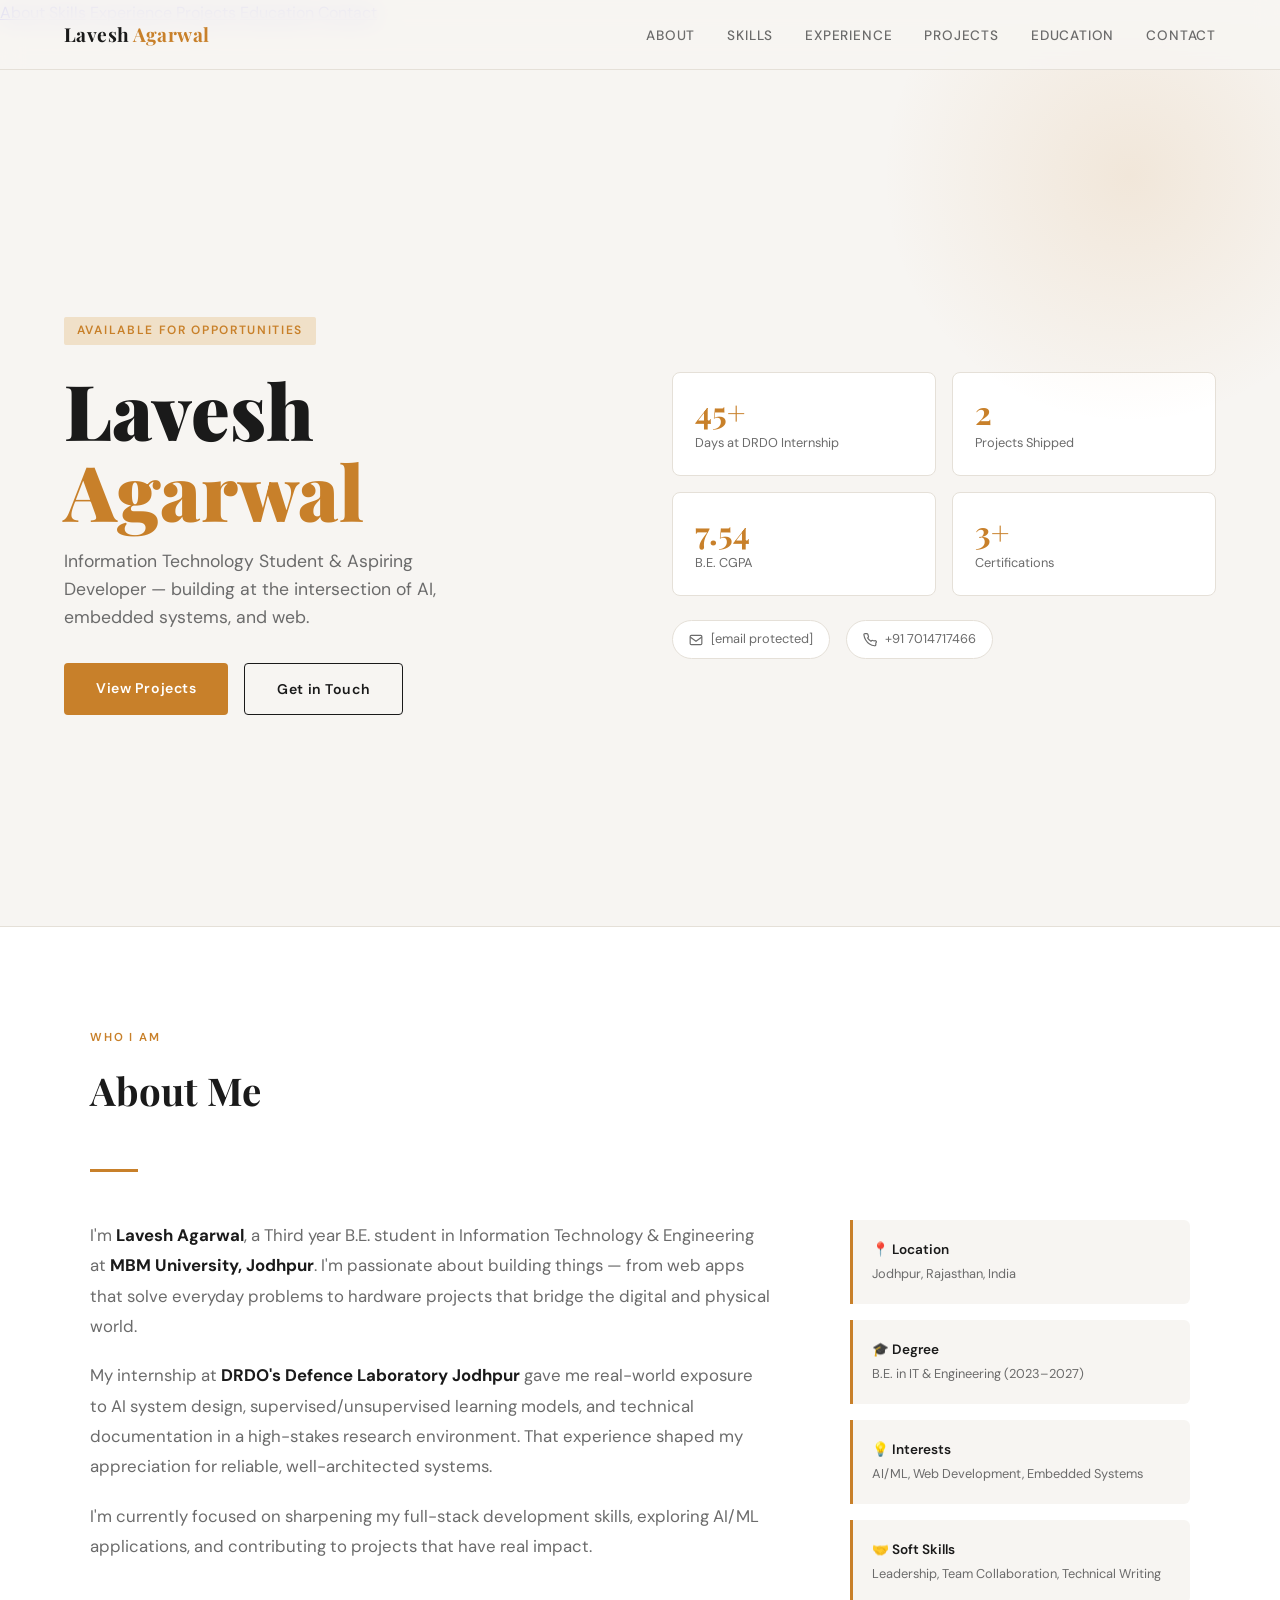
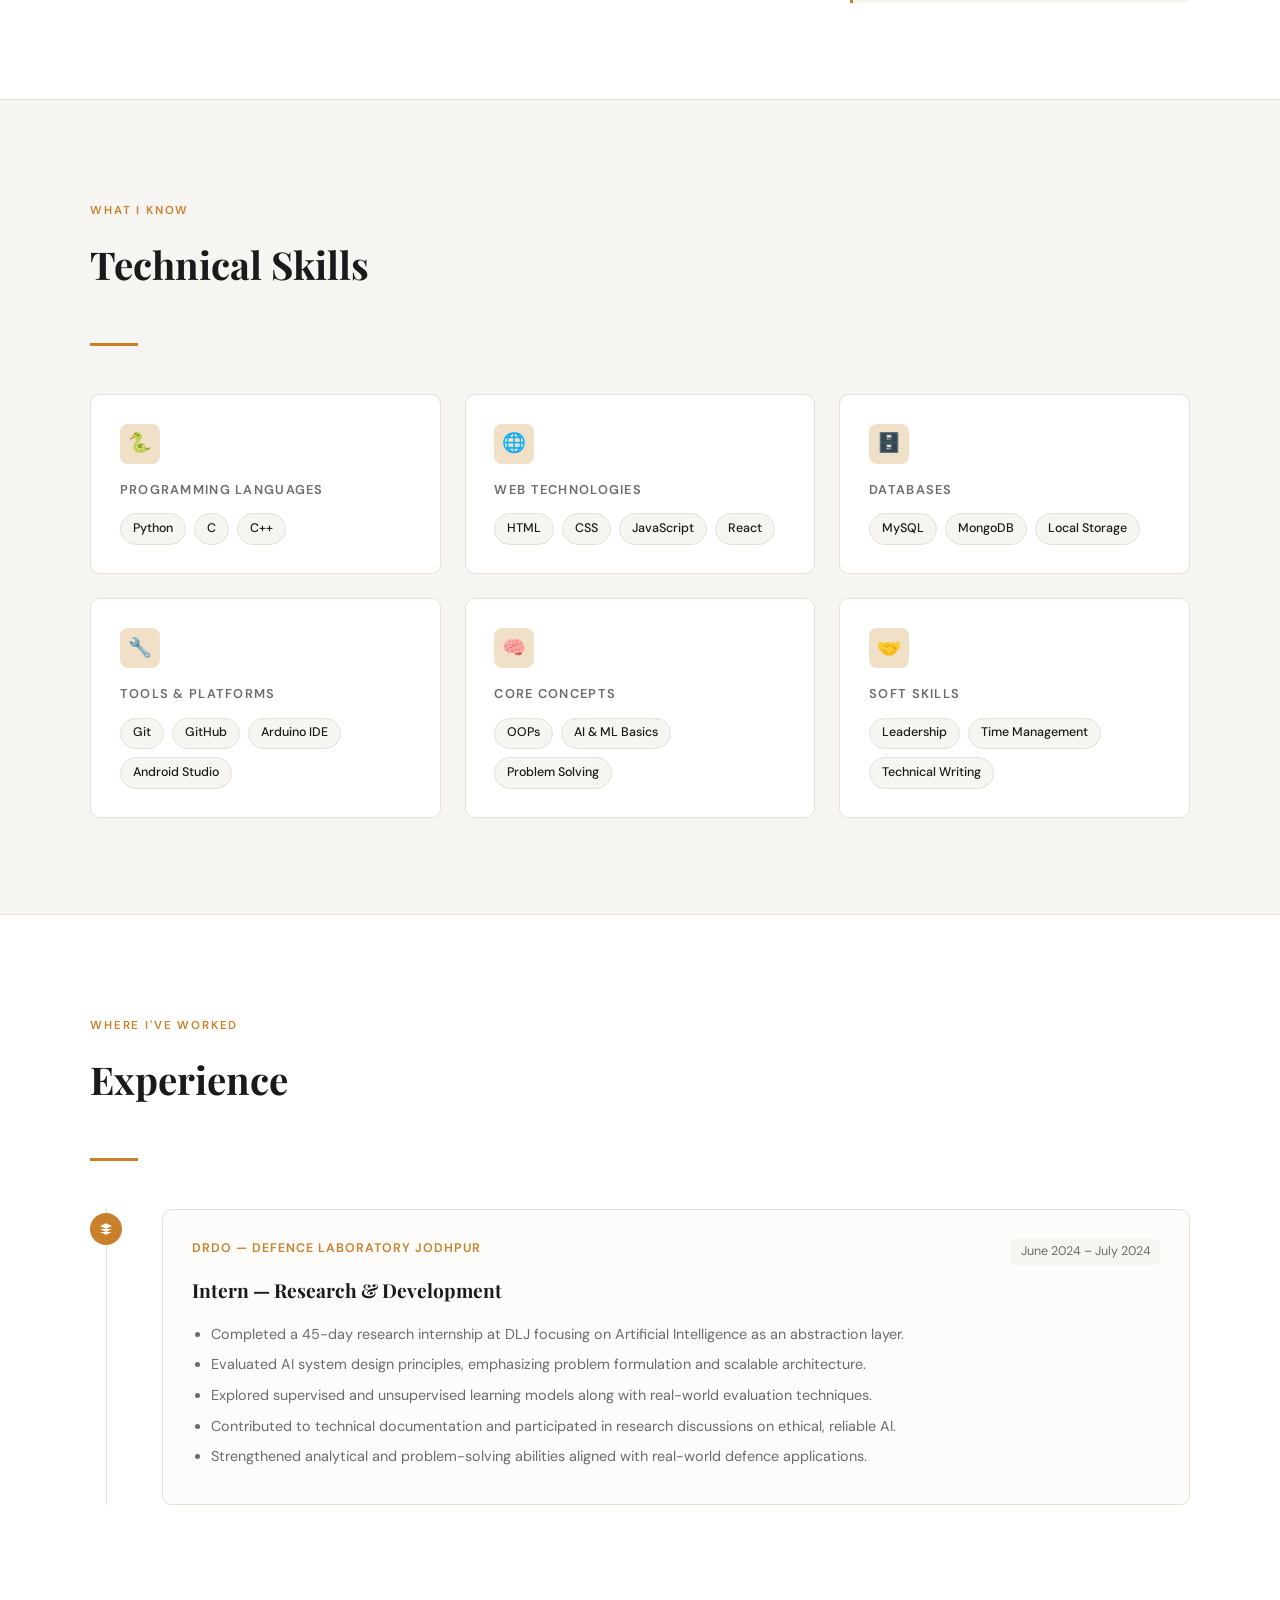
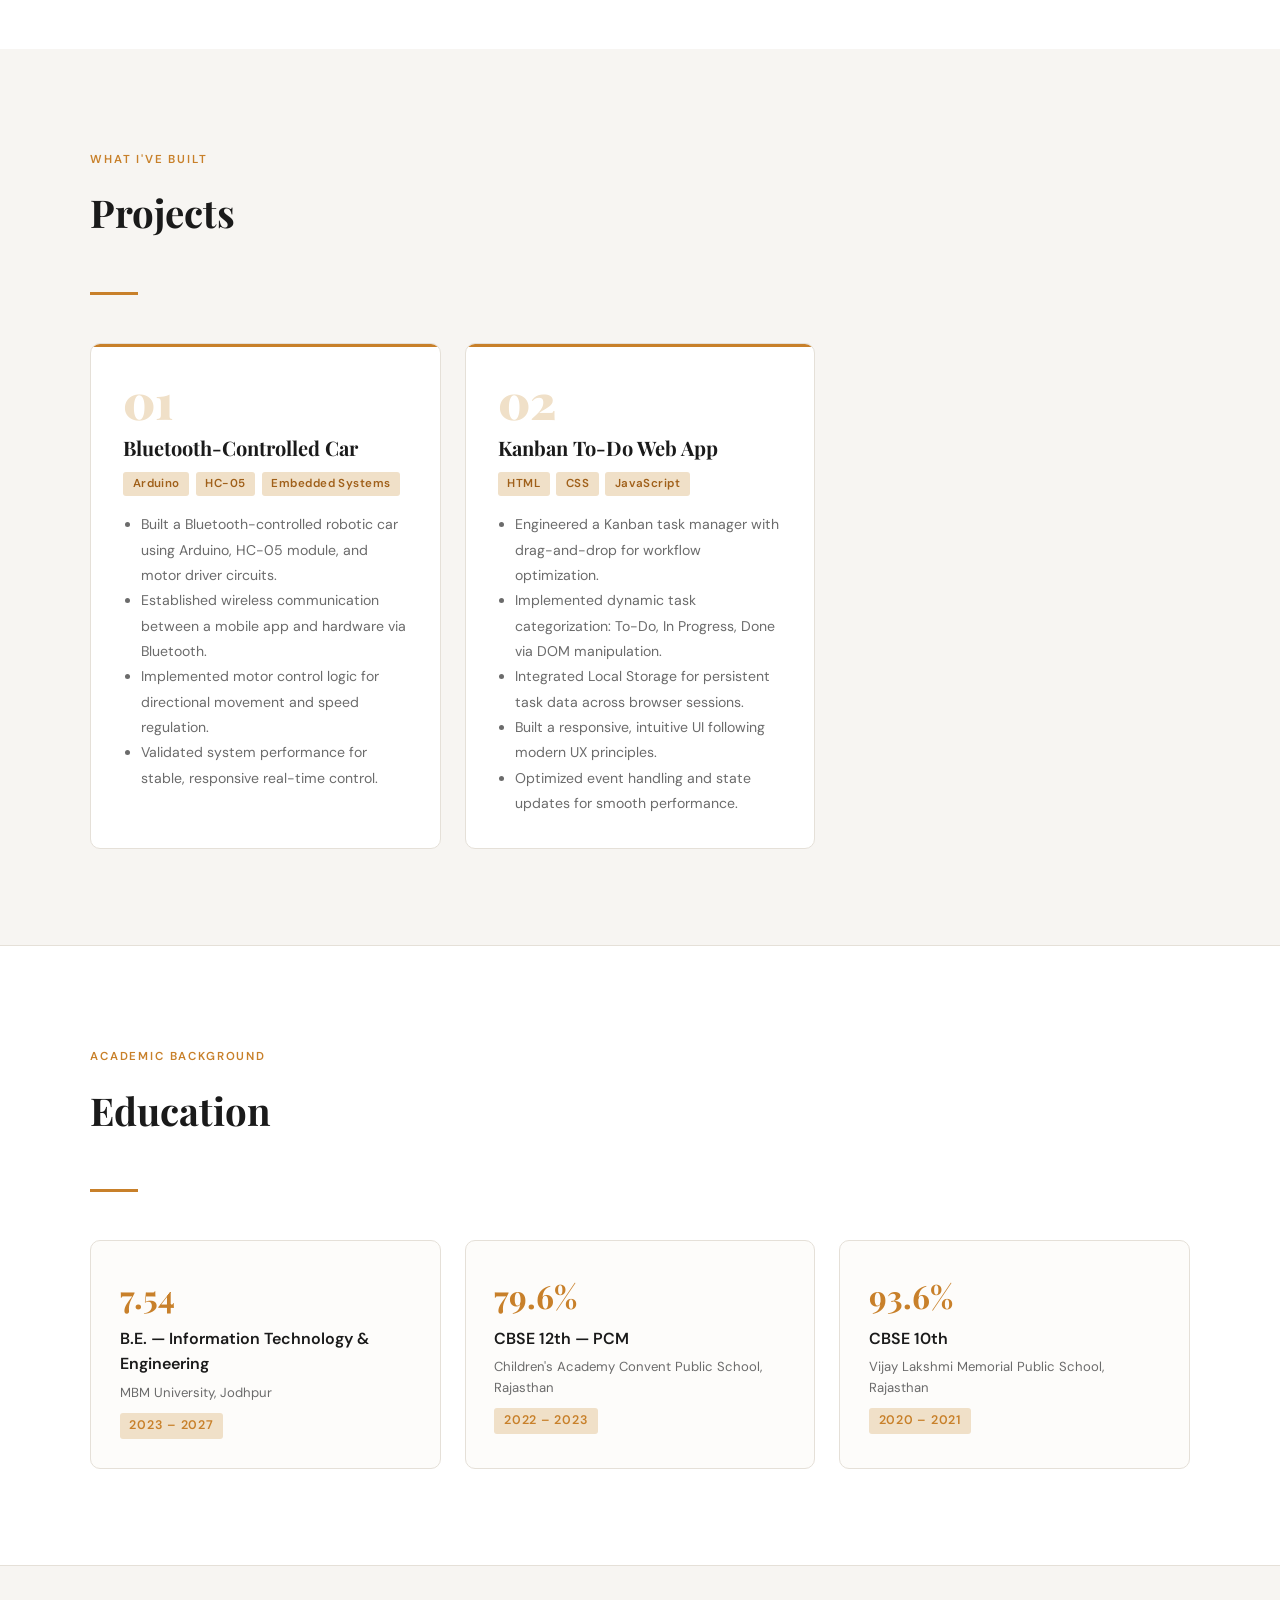
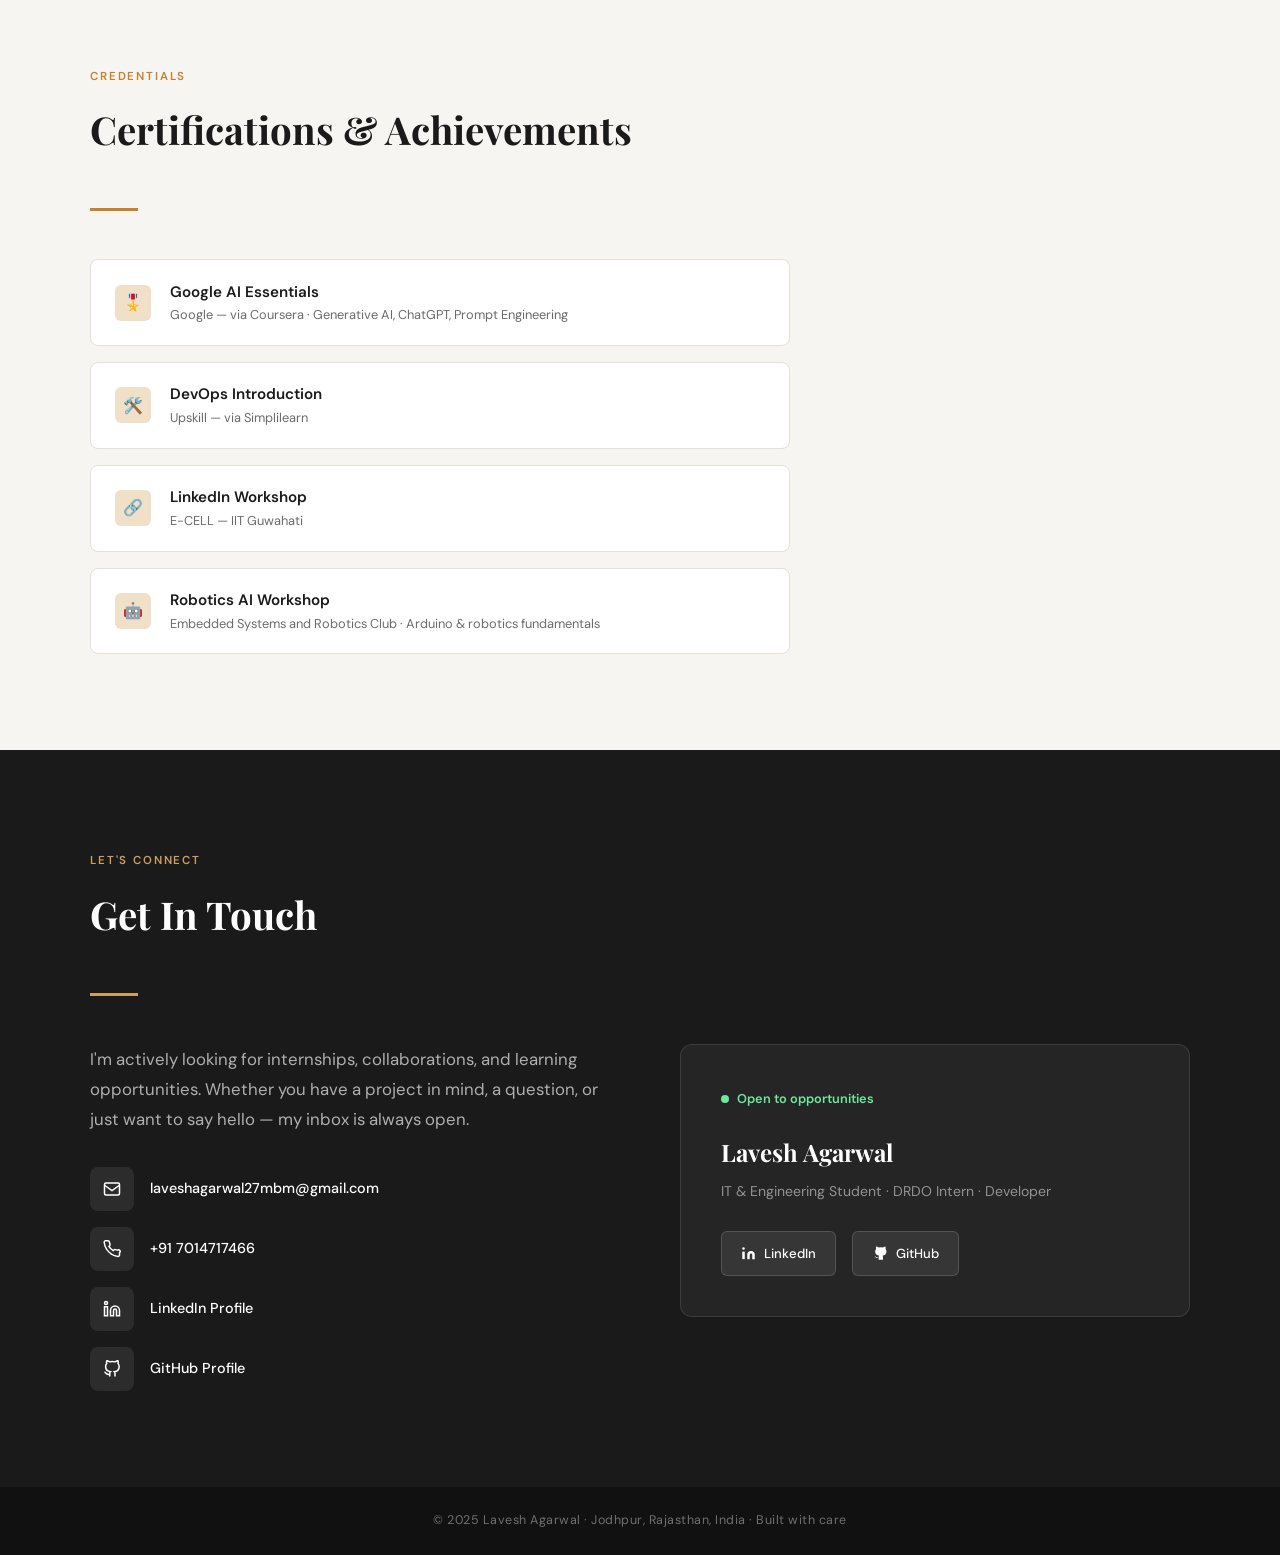
<file: index.html>
<!DOCTYPE html>
<html lang="en">
<head>
  <meta charset="UTF-8" />
  <meta name="viewport" content="width=device-width, initial-scale=1.0"/>
  <title>Lavesh Agarwal — Portfolio</title>
  <link rel="stylesheet" href="style.css">
  <script defer src="script.js"></script>
  <link href="https://fonts.googleapis.com/css2?family=Playfair+Display:wght@400;700;900&family=DM+Sans:wght@300;400;500;600&display=swap" rel="stylesheet"/>
</head>
<body>

<!-- NAV -->
<nav>
  <a href="#hero" class="nav-logo">Lavesh <span>Agarwal</span></a>
  <ul class="nav-links">
    <li><a href="#about">About</a></li>
    <li><a href="#skills">Skills</a></li>
    <li><a href="#experience">Experience</a></li>
    <li><a href="#projects">Projects</a></li>
    <li><a href="#education">Education</a></li>
    <li><a href="#contact">Contact</a></li>
  </ul>
</nav>

<!-- MOBILE MENU -->
<div class="mobile-menu" id="mobileMenu">
  <a href="#about">About</a>
  <a href="#skills">Skills</a>
  <a href="#experience">Experience</a>
  <a href="#projects">Projects</a>
  <a href="#education">Education</a>
  <a href="#contact">Contact</a>
</div>

<!-- HERO -->
<section id="hero">
  <div class="hero-left">
    <div class="hero-label">Available for Opportunities</div>
    <h1 class="hero-name">Lavesh<span>Agarwal</span></h1>
    <p class="hero-role">Information Technology Student & Aspiring Developer — building at the intersection of AI, embedded systems, and web.</p>
    <div class="hero-cta">
      <a href="#projects" class="btn-primary">View Projects</a>
      <a href="#contact" class="btn-outline">Get in Touch</a>
    </div>
  </div>
  <div class="hero-right">
    <div class="hero-stat-grid">
      <div class="hero-stat">
        <div class="hero-stat-number">45+</div>
        <div class="hero-stat-label">Days at DRDO Internship</div>
      </div>
      <div class="hero-stat">
        <div class="hero-stat-number">2</div>
        <div class="hero-stat-label">Projects Shipped</div>
      </div>
      <div class="hero-stat">
        <div class="hero-stat-number">7.54</div>
        <div class="hero-stat-label">B.E. CGPA</div>
      </div>
      <div class="hero-stat">
        <div class="hero-stat-number">3+</div>
        <div class="hero-stat-label">Certifications</div>
      </div>
    </div>
    <div class="hero-contact-bar">
      <a href="/cdn-cgi/l/email-protection#6c000d1a091f040d0b0d1e1b0d005e5b010e012c0b010d0500420f0301" class="contact-chip">
        <svg viewBox="0 0 24 24" fill="none" stroke="currentColor" stroke-width="2"><rect x="2" y="4" width="20" height="16" rx="2"/><path d="m22 7-10 7L2 7"/></svg>
        <span class="__cf_email__" data-cfemail="8ee2eff8ebfde6efe9effcf9efe2bcb9e3ece3cee9e3efe7e2a0ede1e3">[email&#160;protected]</span>
      </a>
      <a href="tel:+917014717466" class="contact-chip">
        <svg viewBox="0 0 24 24" fill="none" stroke="currentColor" stroke-width="2"><path d="M22 16.92v3a2 2 0 0 1-2.18 2 19.79 19.79 0 0 1-8.63-3.07A19.5 19.5 0 0 1 4.69 12 19.79 19.79 0 0 1 1.6 3.3 2 2 0 0 1 3.57 1h3a2 2 0 0 1 2 1.72 12.84 12.84 0 0 0 .7 2.81 2 2 0 0 1-.45 2.11L7.91 8.4a16 16 0 0 0 5.72 5.72l.87-.87a2 2 0 0 1 2.11-.45 12.84 12.84 0 0 0 2.81.7A2 2 0 0 1 22 16.92z"/></svg>
        +91 7014717466
      </a>
    </div>
  </div>
</section>

<!-- ABOUT -->
<section id="about">
  <div class="container" style="max-width:1100px;margin:0 auto;">
    <div class="section-label">Who I Am</div>
    <h2 class="section-title">About Me</h2>
    <div class="section-divider"></div>
    <div class="about-grid">
      <div class="about-text fade-up">
        <p>I'm <strong>Lavesh Agarwal</strong>, a Third year B.E. student in Information Technology & Engineering at <strong>MBM University, Jodhpur</strong>. I'm passionate about building things — from web apps that solve everyday problems to hardware projects that bridge the digital and physical world.</p>
        <p>My internship at <strong>DRDO's Defence Laboratory Jodhpur</strong> gave me real-world exposure to AI system design, supervised/unsupervised learning models, and technical documentation in a high-stakes research environment. That experience shaped my appreciation for reliable, well-architected systems.</p>
        <p>I'm currently focused on sharpening my full-stack development skills, exploring AI/ML applications, and contributing to projects that have real impact.</p>
      </div>
      <div class="about-highlights fade-up">
        <div class="highlight-item">
          <h4>📍 Location</h4>
          <p>Jodhpur, Rajasthan, India</p>
        </div>
        <div class="highlight-item">
          <h4>🎓 Degree</h4>
          <p>B.E. in IT & Engineering (2023–2027)</p>
        </div>
        <div class="highlight-item">
          <h4>💡 Interests</h4>
          <p>AI/ML, Web Development, Embedded Systems</p>
        </div>
        <div class="highlight-item">
          <h4>🤝 Soft Skills</h4>
          <p>Leadership, Team Collaboration, Technical Writing</p>
        </div>
      </div>
    </div>
  </div>
</section>

<!-- SKILLS -->
<section id="skills">
  <div style="max-width:1100px;margin:0 auto;">
    <div class="section-label">What I Know</div>
    <h2 class="section-title">Technical Skills</h2>
    <div class="section-divider"></div>
    <div class="skills-grid">
      <div class="skill-card fade-up">
        <div class="skill-card-icon">🐍</div>
        <h3>Programming Languages</h3>
        <div class="skill-tags">
          <span class="skill-tag">Python</span>
          <span class="skill-tag">C</span>
          <span class="skill-tag">C++</span>
        </div>
      </div>
      <div class="skill-card fade-up">
        <div class="skill-card-icon">🌐</div>
        <h3>Web Technologies</h3>
        <div class="skill-tags">
          <span class="skill-tag">HTML</span>
          <span class="skill-tag">CSS</span>
          <span class="skill-tag">JavaScript</span>
          <span class="skill-tag">React</span>
        </div>
      </div>
      <div class="skill-card fade-up">
        <div class="skill-card-icon">🗄️</div>
        <h3>Databases</h3>
        <div class="skill-tags">
          <span class="skill-tag">MySQL</span>
          <span class="skill-tag">MongoDB</span>
          <span class="skill-tag">Local Storage</span>
        </div>
      </div>
      <div class="skill-card fade-up">
        <div class="skill-card-icon">🔧</div>
        <h3>Tools & Platforms</h3>
        <div class="skill-tags">
          <span class="skill-tag">Git</span>
          <span class="skill-tag">GitHub</span>
          <span class="skill-tag">Arduino IDE</span>
          <span class="skill-tag">Android Studio</span>
        </div>
      </div>
      <div class="skill-card fade-up">
        <div class="skill-card-icon">🧠</div>
        <h3>Core Concepts</h3>
        <div class="skill-tags">
          <span class="skill-tag">OOPs</span>
          <span class="skill-tag">AI & ML Basics</span>
          <span class="skill-tag">Problem Solving</span>
        </div>
      </div>
      <div class="skill-card fade-up">
        <div class="skill-card-icon">🤝</div>
        <h3>Soft Skills</h3>
        <div class="skill-tags">
          <span class="skill-tag">Leadership</span>
          <span class="skill-tag">Time Management</span>
          <span class="skill-tag">Technical Writing</span>
        </div>
      </div>
    </div>
  </div>
</section>

<!-- EXPERIENCE -->
<section id="experience">
  <div style="max-width:1100px;margin:0 auto;">
    <div class="section-label">Where I've Worked</div>
    <h2 class="section-title">Experience</h2>
    <div class="section-divider"></div>
    <div class="timeline">
      <div class="timeline-item fade-up">
        <div class="timeline-dot">
          <svg viewBox="0 0 24 24"><path d="M12 2L2 7l10 5 10-5-10-5zM2 17l10 5 10-5M2 12l10 5 10-5"/></svg>
        </div>
        <div class="timeline-content">
          <div class="timeline-meta">
            <span class="timeline-org">DRDO — Defence Laboratory Jodhpur</span>
            <span class="timeline-date">June 2024 – July 2024</span>
          </div>
          <h3 class="timeline-title">Intern — Research & Development</h3>
          <ul>
            <li>Completed a 45-day research internship at DLJ focusing on Artificial Intelligence as an abstraction layer.</li>
            <li>Evaluated AI system design principles, emphasizing problem formulation and scalable architecture.</li>
            <li>Explored supervised and unsupervised learning models along with real-world evaluation techniques.</li>
            <li>Contributed to technical documentation and participated in research discussions on ethical, reliable AI.</li>
            <li>Strengthened analytical and problem-solving abilities aligned with real-world defence applications.</li>
          </ul>
        </div>
      </div>
    </div>
  </div>
</section>

<!-- PROJECTS -->
<section id="projects">
  <div style="max-width:1100px;margin:0 auto;">
    <div class="section-label">What I've Built</div>
    <h2 class="section-title">Projects</h2>
    <div class="section-divider"></div>
    <div class="projects-grid">
      <div class="project-card fade-up">
        <div class="project-number">01</div>
        <h3>Bluetooth-Controlled Car</h3>
        <div class="project-tech">
          <span class="tech-badge">Arduino</span>
          <span class="tech-badge">HC-05</span>
          <span class="tech-badge">Embedded Systems</span>
        </div>
        <ul>
          <li>Built a Bluetooth-controlled robotic car using Arduino, HC-05 module, and motor driver circuits.</li>
          <li>Established wireless communication between a mobile app and hardware via Bluetooth.</li>
          <li>Implemented motor control logic for directional movement and speed regulation.</li>
          <li>Validated system performance for stable, responsive real-time control.</li>
        </ul>
      </div>
      <div class="project-card fade-up">
        <div class="project-number">02</div>
        <h3>Kanban To-Do Web App</h3>
        <div class="project-tech">
          <span class="tech-badge">HTML</span>
          <span class="tech-badge">CSS</span>
          <span class="tech-badge">JavaScript</span>
        </div>
        <ul>
          <li>Engineered a Kanban task manager with drag-and-drop for workflow optimization.</li>
          <li>Implemented dynamic task categorization: To-Do, In Progress, Done via DOM manipulation.</li>
          <li>Integrated Local Storage for persistent task data across browser sessions.</li>
          <li>Built a responsive, intuitive UI following modern UX principles.</li>
          <li>Optimized event handling and state updates for smooth performance.</li>
        </ul>
      </div>
    </div>
  </div>
</section>

<!-- EDUCATION -->
<section id="education">
  <div style="max-width:1100px;margin:0 auto;">
    <div class="section-label">Academic Background</div>
    <h2 class="section-title">Education</h2>
    <div class="section-divider"></div>
    <div class="edu-grid">
      <div class="edu-card fade-up">
        <div class="edu-score">7.54</div>
        <h3>B.E. — Information Technology & Engineering</h3>
        <p class="edu-sub">MBM University, Jodhpur</p>
        <span class="edu-year">2023 – 2027</span>
      </div>
      <div class="edu-card fade-up">
        <div class="edu-score">79.6%</div>
        <h3>CBSE 12th — PCM</h3>
        <p class="edu-sub">Children's Academy Convent Public School, Rajasthan</p>
        <span class="edu-year">2022 – 2023</span>
      </div>
      <div class="edu-card fade-up">
        <div class="edu-score">93.6%</div>
        <h3>CBSE 10th</h3>
        <p class="edu-sub">Vijay Lakshmi Memorial Public School, Rajasthan</p>
        <span class="edu-year">2020 – 2021</span>
      </div>
    </div>
  </div>
</section>

<!-- CERTIFICATIONS -->
<section id="certs">
  <div style="max-width:1100px;margin:0 auto;">
    <div class="section-label">Credentials</div>
    <h2 class="section-title">Certifications & Achievements</h2>
    <div class="section-divider"></div>
    <div class="certs-list">
      <div class="cert-item fade-up">
        <div class="cert-icon">🎖️</div>
        <div>
          <h4>Google AI Essentials</h4>
          <p>Google — via Coursera · Generative AI, ChatGPT, Prompt Engineering</p>
        </div>
      </div>
      <div class="cert-item fade-up">
        <div class="cert-icon">🛠️</div>
        <div>
          <h4>DevOps Introduction</h4>
          <p>Upskill — via Simplilearn</p>
        </div>
      </div>
      <div class="cert-item fade-up">
        <div class="cert-icon">🔗</div>
        <div>
          <h4>LinkedIn Workshop</h4>
          <p>E-CELL — IIT Guwahati</p>
        </div>
      </div>
      <div class="cert-item fade-up">
        <div class="cert-icon">🤖</div>
        <div>
          <h4>Robotics AI Workshop</h4>
          <p>Embedded Systems and Robotics Club · Arduino & robotics fundamentals</p>
        </div>
      </div>
    </div>
  </div>
</section>

<!-- CONTACT -->
<section id="contact">
  <div style="max-width:1100px;margin:0 auto;">
    <div class="section-label">Let's Connect</div>
    <h2 class="section-title">Get In Touch</h2>
    <div class="section-divider" style="background:#c8a060;"></div>
    <div class="contact-grid">
      <div>
        <p class="contact-intro">I'm actively looking for internships, collaborations, and learning opportunities. Whether you have a project in mind, a question, or just want to say hello — my inbox is always open.</p>
        <div class="contact-links">
          <a href="mailto:laveshagarwal27mbm@gmail.com" class="contact-link">
            <div class="contact-link-icon">
              <svg viewBox="0 0 24 24" fill="none" stroke="currentColor" stroke-width="2"><rect x="2" y="4" width="20" height="16" rx="2"/><path d="m22 7-10 7L2 7"/></svg>
            </div>
            <span>laveshagarwal27mbm@gmail.com</span>
          </a>
          <a href="tel:+917014717466" class="contact-link">
            <div class="contact-link-icon">
              <svg viewBox="0 0 24 24" fill="none" stroke="currentColor" stroke-width="2"><path d="M22 16.92v3a2 2 0 0 1-2.18 2 19.79 19.79 0 0 1-8.63-3.07A19.5 19.5 0 0 1 4.69 12 19.79 19.79 0 0 1 1.6 3.3 2 2 0 0 1 3.57 1h3a2 2 0 0 1 2 1.72c.127.96.361 1.903.7 2.81a2 2 0 0 1-.45 2.11L7.91 8.4a16 16 0 0 0 5.72 5.72l.87-.87a2 2 0 0 1 2.11-.45 12.84 12.84 0 0 0 2.81.7A2 2 0 0 1 22 16.92z"/></svg>
            </div>
            <span>+91 7014717466</span>
          </a>
          <a href="#" class="contact-link">
            <div class="contact-link-icon">
              <svg viewBox="0 0 24 24" fill="none" stroke="currentColor" stroke-width="2"><path d="M16 8a6 6 0 0 1 6 6v7h-4v-7a2 2 0 0 0-2-2 2 2 0 0 0-2 2v7h-4v-7a6 6 0 0 1 6-6z"/><rect x="2" y="9" width="4" height="12"/><circle cx="4" cy="4" r="2"/></svg>
            </div>
            <span>LinkedIn Profile</span>
          </a>
          <a href="#" class="contact-link">
            <div class="contact-link-icon">
              <svg viewBox="0 0 24 24" fill="none" stroke="currentColor" stroke-width="2"><path d="M9 19c-5 1.5-5-2.5-7-3m14 6v-3.87a3.37 3.37 0 0 0-.94-2.61c3.14-.35 6.44-1.54 6.44-7A5.44 5.44 0 0 0 20 4.77 5.07 5.07 0 0 0 19.91 1S18.73.65 16 2.48a13.38 13.38 0 0 0-7 0C6.27.65 5.09 1 5.09 1A5.07 5.07 0 0 0 5 4.77a5.44 5.44 0 0 0-1.5 3.78c0 5.42 3.3 6.61 6.44 7A3.37 3.37 0 0 0 9 18.13V22"/></svg>
            </div>
            <span>GitHub Profile</span>
          </a>
        </div>
      </div>
      <div class="contact-right">
        <div class="contact-available"><div class="dot-green"></div> Open to opportunities</div>
        <h3>Lavesh Agarwal</h3>
        <p>IT & Engineering Student · DRDO Intern · Developer</p>
        <div class="social-row">
          <a href="https://www.linkedin.com/in/laveshagarwal/" class="social-btn">
            <svg viewBox="0 0 24 24" fill="currentColor"><path d="M16 8a6 6 0 0 1 6 6v7h-4v-7a2 2 0 0 0-2-2 2 2 0 0 0-2 2v7h-4v-7a6 6 0 0 1 6-6z"/><rect x="2" y="9" width="4" height="12"/><circle cx="4" cy="4" r="2"/></svg>
            LinkedIn
          </a>
          <a href="https://github.com/laveshagawal" class="social-btn">
            <svg viewBox="0 0 24 24" fill="currentColor"><path d="M9 19c-5 1.5-5-2.5-7-3m14 6v-3.87a3.37 3.37 0 0 0-.94-2.61c3.14-.35 6.44-1.54 6.44-7A5.44 5.44 0 0 0 20 4.77 5.07 5.07 0 0 0 19.91 1S18.73.65 16 2.48a13.38 13.38 0 0 0-7 0C6.27.65 5.09 1 5.09 1A5.07 5.07 0 0 0 5 4.77a5.44 5.44 0 0 0-1.5 3.78c0 5.42 3.3 6.61 6.44 7A3.37 3.37 0 0 0 9 18.13V22"/></svg>
            GitHub
          </a>
        </div>
      </div>
    </div>
  </div>
</section>

<footer>
  <p>© 2025 Lavesh Agarwal · Jodhpur, Rajasthan, India · Built with care</p>
</footer>
</body>
</html>
</file>
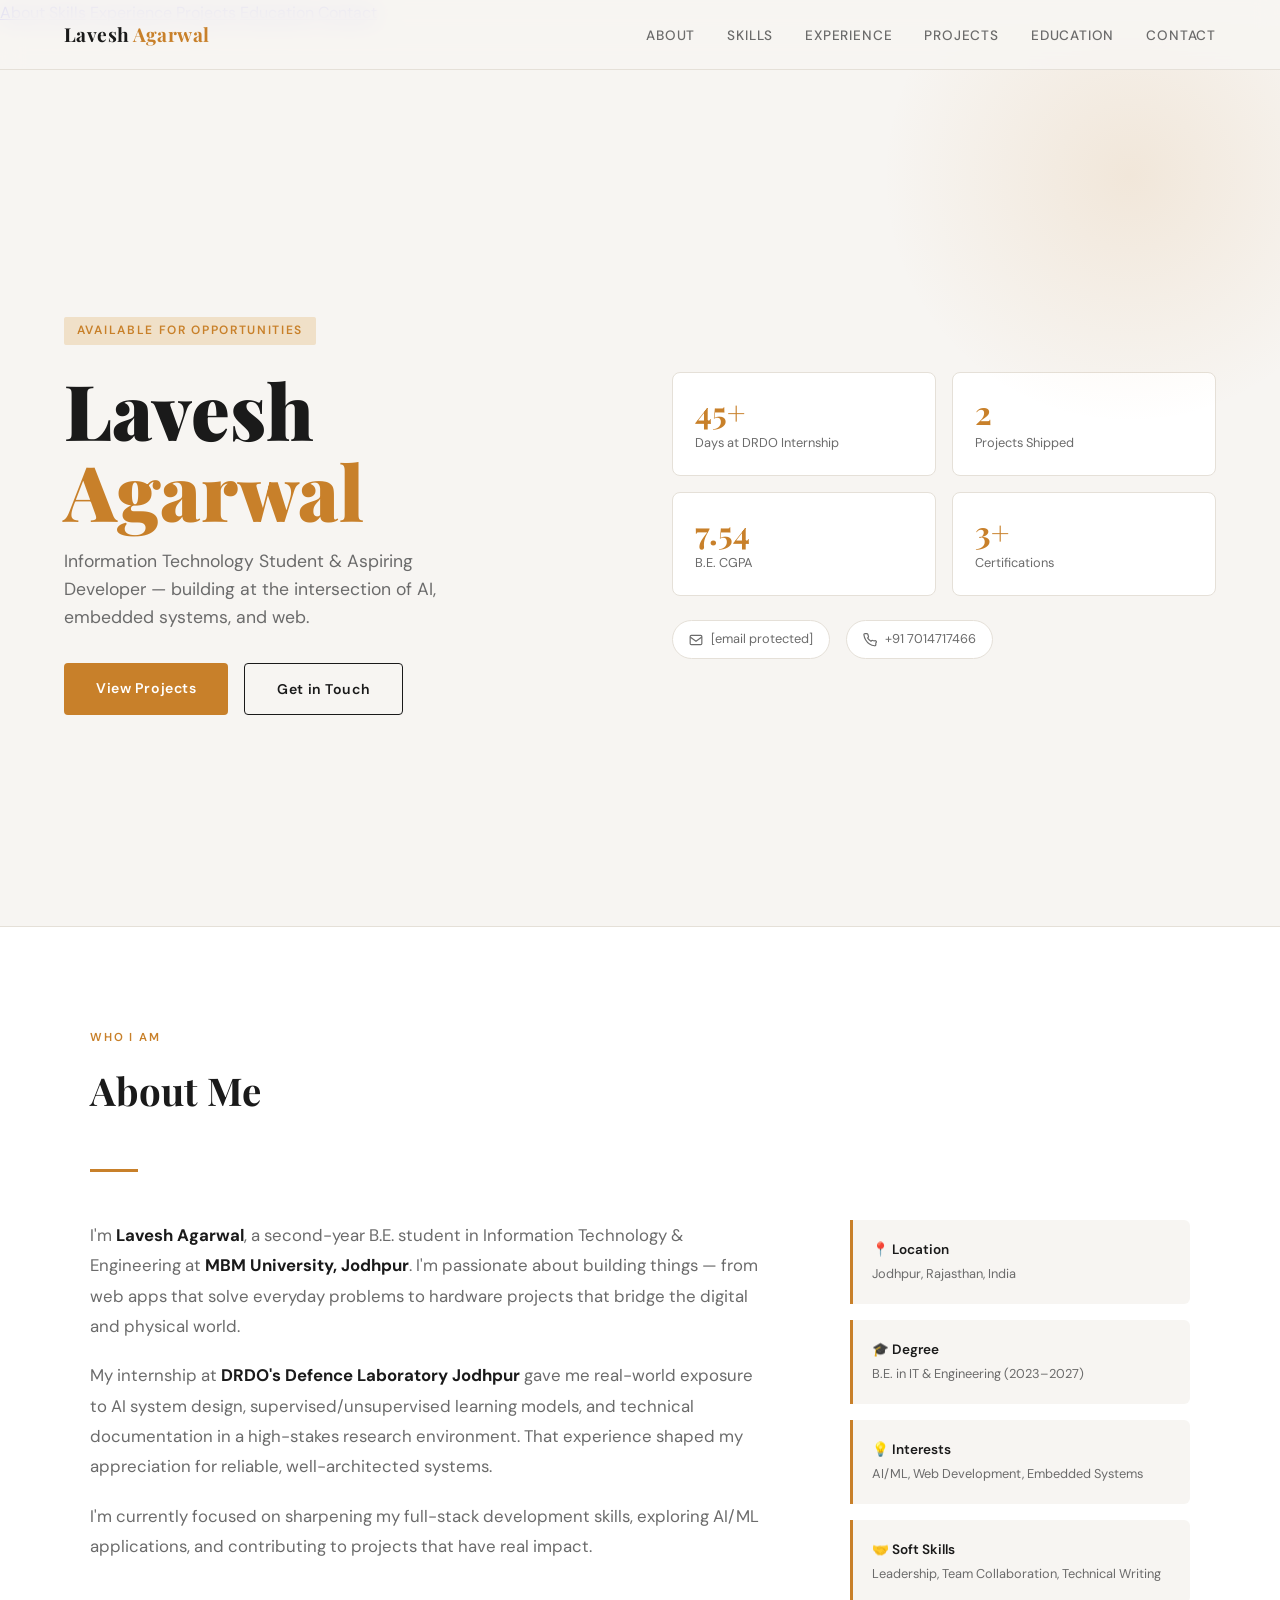
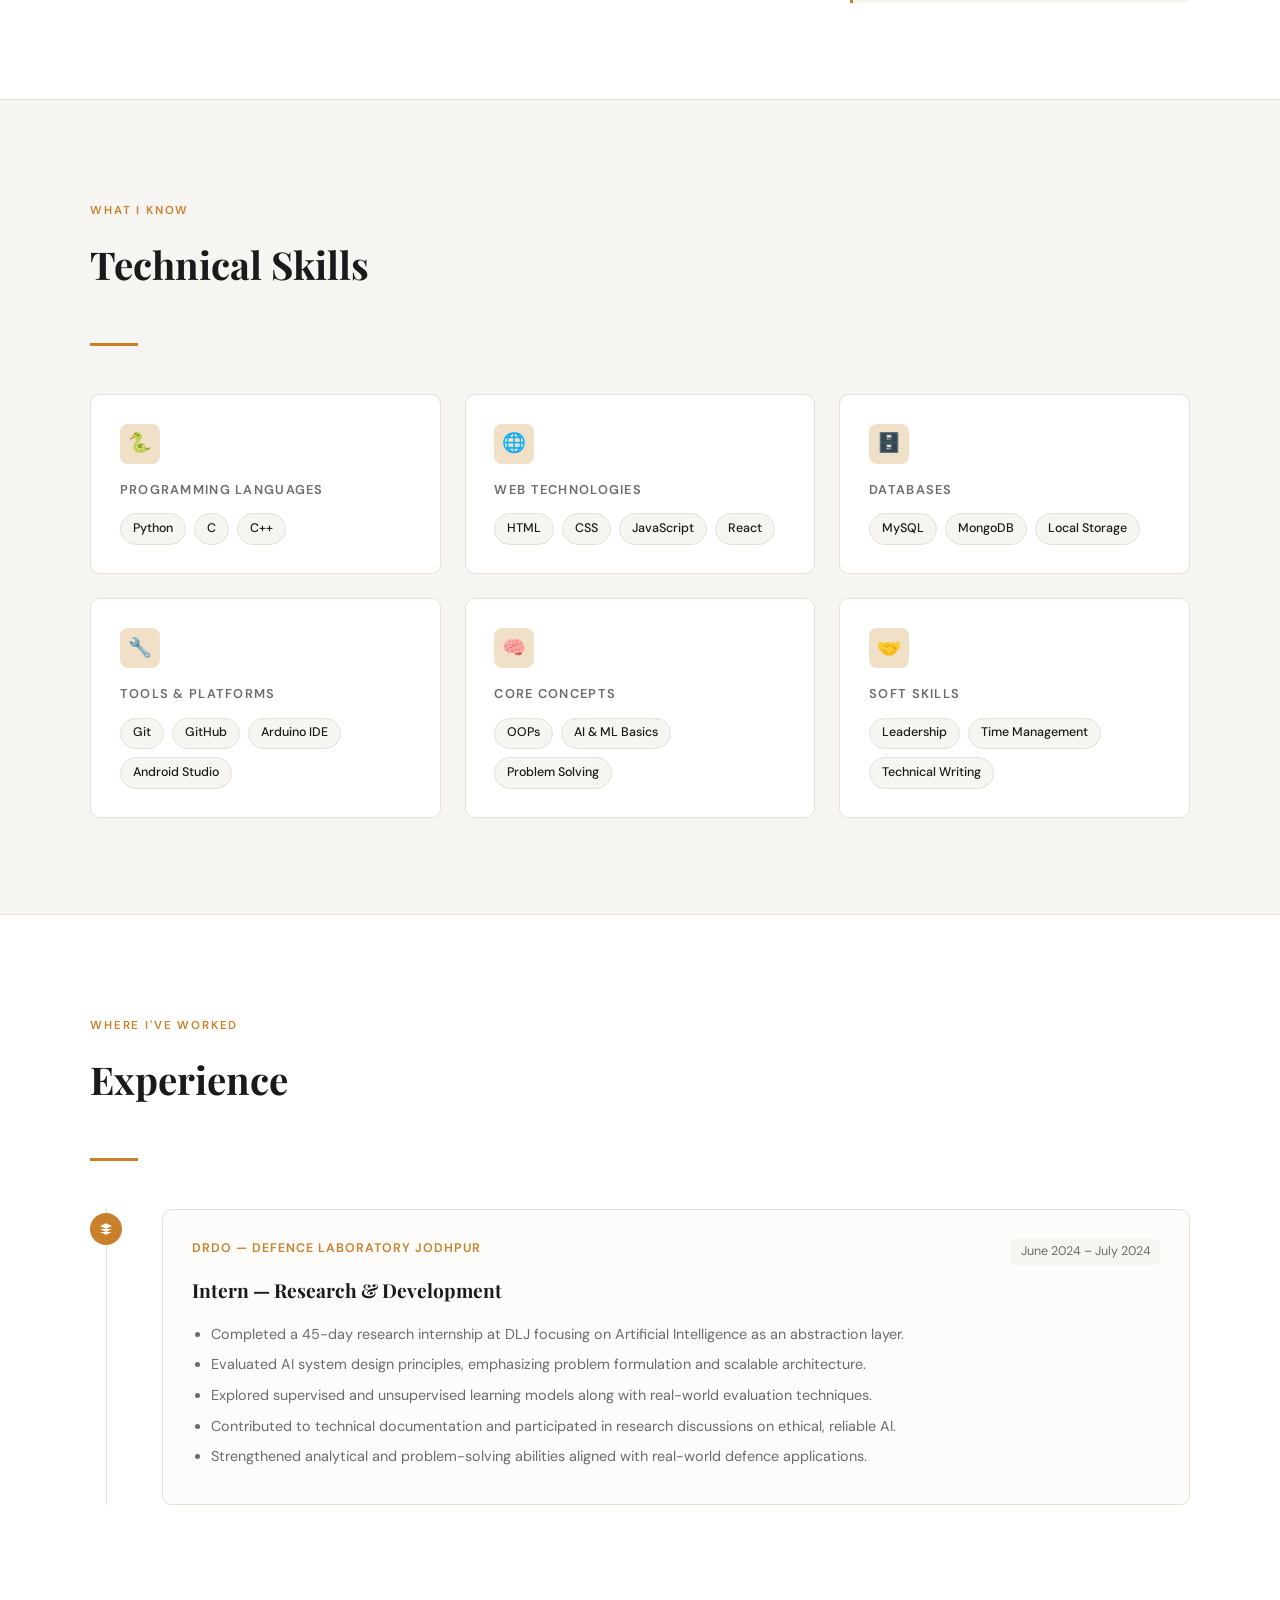
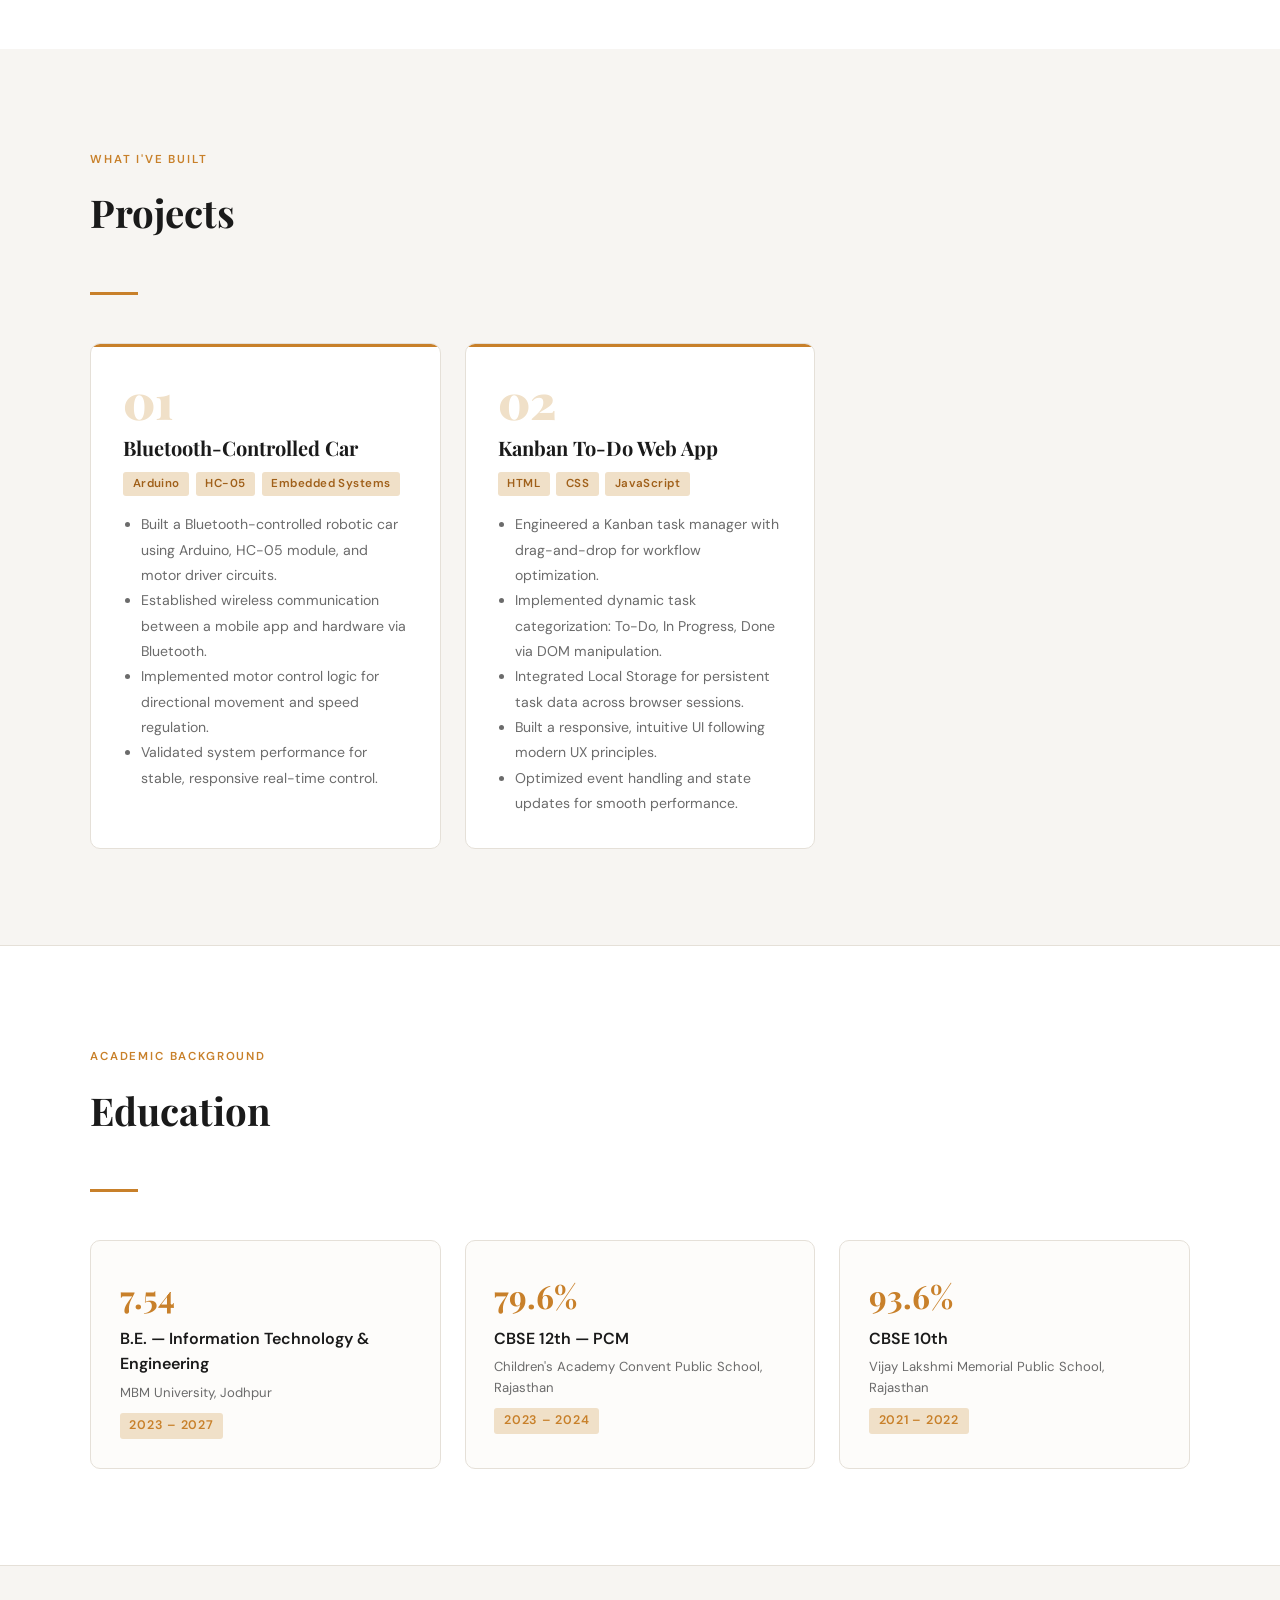
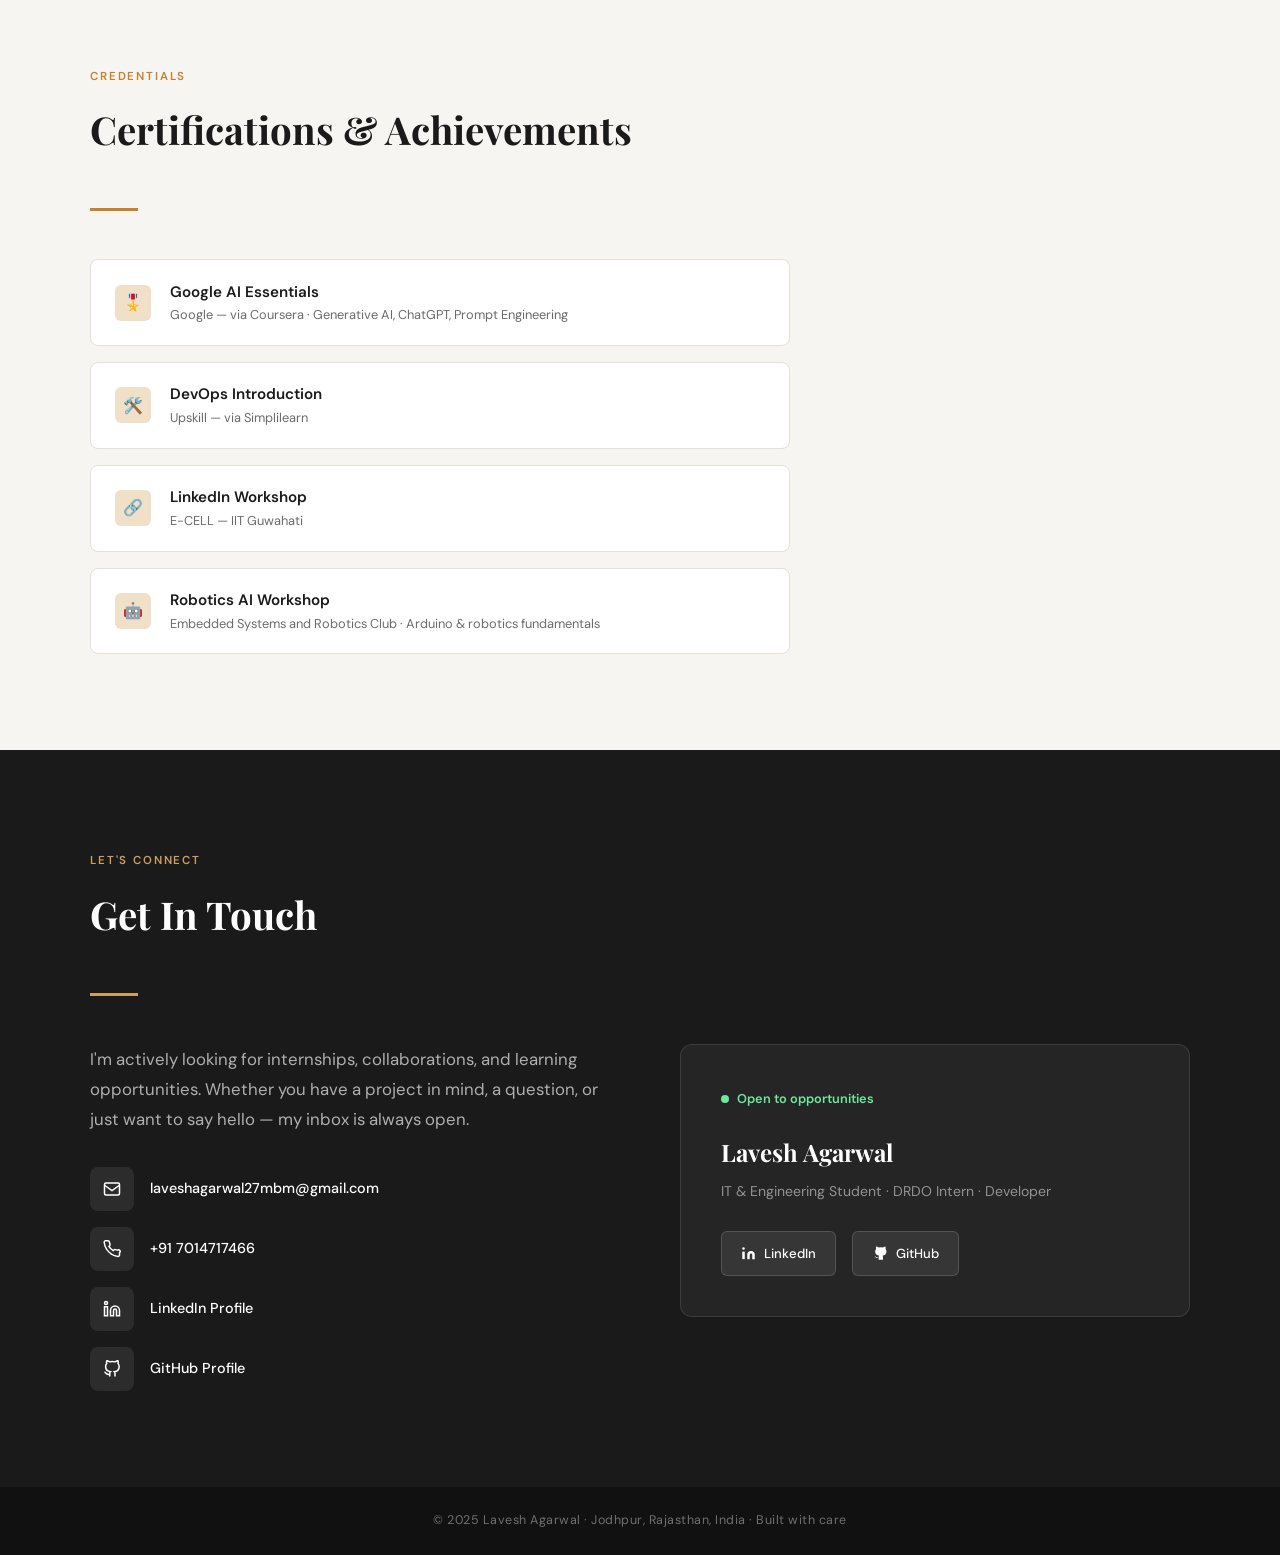
<file: index .html>
<!DOCTYPE html>
<html lang="en">
<head>
  <meta charset="UTF-8" />
  <meta name="viewport" content="width=device-width, initial-scale=1.0"/>
  <title>Lavesh Agarwal — Portfolio</title>
  <link rel="stylesheet" href="style.css">
  <script defer src="script.js"></script>
  <link href="https://fonts.googleapis.com/css2?family=Playfair+Display:wght@400;700;900&family=DM+Sans:wght@300;400;500;600&display=swap" rel="stylesheet"/>
</head>
<body>

<!-- NAV -->
<nav>
  <a href="#hero" class="nav-logo">Lavesh <span>Agarwal</span></a>
  <ul class="nav-links">
    <li><a href="#about">About</a></li>
    <li><a href="#skills">Skills</a></li>
    <li><a href="#experience">Experience</a></li>
    <li><a href="#projects">Projects</a></li>
    <li><a href="#education">Education</a></li>
    <li><a href="#contact">Contact</a></li>
  </ul>
</nav>

<!-- MOBILE MENU -->
<div class="mobile-menu" id="mobileMenu">
  <a href="#about">About</a>
  <a href="#skills">Skills</a>
  <a href="#experience">Experience</a>
  <a href="#projects">Projects</a>
  <a href="#education">Education</a>
  <a href="#contact">Contact</a>
</div>

<!-- HERO -->
<section id="hero">
  <div class="hero-left">
    <div class="hero-label">Available for Opportunities</div>
    <h1 class="hero-name">Lavesh<span>Agarwal</span></h1>
    <p class="hero-role">Information Technology Student & Aspiring Developer — building at the intersection of AI, embedded systems, and web.</p>
    <div class="hero-cta">
      <a href="#projects" class="btn-primary">View Projects</a>
      <a href="#contact" class="btn-outline">Get in Touch</a>
    </div>
  </div>
  <div class="hero-right">
    <div class="hero-stat-grid">
      <div class="hero-stat">
        <div class="hero-stat-number">45+</div>
        <div class="hero-stat-label">Days at DRDO Internship</div>
      </div>
      <div class="hero-stat">
        <div class="hero-stat-number">2</div>
        <div class="hero-stat-label">Projects Shipped</div>
      </div>
      <div class="hero-stat">
        <div class="hero-stat-number">7.54</div>
        <div class="hero-stat-label">B.E. CGPA</div>
      </div>
      <div class="hero-stat">
        <div class="hero-stat-number">3+</div>
        <div class="hero-stat-label">Certifications</div>
      </div>
    </div>
    <div class="hero-contact-bar">
      <a href="/cdn-cgi/l/email-protection#6c000d1a091f040d0b0d1e1b0d005e5b010e012c0b010d0500420f0301" class="contact-chip">
        <svg viewBox="0 0 24 24" fill="none" stroke="currentColor" stroke-width="2"><rect x="2" y="4" width="20" height="16" rx="2"/><path d="m22 7-10 7L2 7"/></svg>
        <span class="__cf_email__" data-cfemail="8ee2eff8ebfde6efe9effcf9efe2bcb9e3ece3cee9e3efe7e2a0ede1e3">[email&#160;protected]</span>
      </a>
      <a href="tel:+917014717466" class="contact-chip">
        <svg viewBox="0 0 24 24" fill="none" stroke="currentColor" stroke-width="2"><path d="M22 16.92v3a2 2 0 0 1-2.18 2 19.79 19.79 0 0 1-8.63-3.07A19.5 19.5 0 0 1 4.69 12 19.79 19.79 0 0 1 1.6 3.3 2 2 0 0 1 3.57 1h3a2 2 0 0 1 2 1.72 12.84 12.84 0 0 0 .7 2.81 2 2 0 0 1-.45 2.11L7.91 8.4a16 16 0 0 0 5.72 5.72l.87-.87a2 2 0 0 1 2.11-.45 12.84 12.84 0 0 0 2.81.7A2 2 0 0 1 22 16.92z"/></svg>
        +91 7014717466
      </a>
    </div>
  </div>
</section>

<!-- ABOUT -->
<section id="about">
  <div class="container" style="max-width:1100px;margin:0 auto;">
    <div class="section-label">Who I Am</div>
    <h2 class="section-title">About Me</h2>
    <div class="section-divider"></div>
    <div class="about-grid">
      <div class="about-text fade-up">
        <p>I'm <strong>Lavesh Agarwal</strong>, a second-year B.E. student in Information Technology & Engineering at <strong>MBM University, Jodhpur</strong>. I'm passionate about building things — from web apps that solve everyday problems to hardware projects that bridge the digital and physical world.</p>
        <p>My internship at <strong>DRDO's Defence Laboratory Jodhpur</strong> gave me real-world exposure to AI system design, supervised/unsupervised learning models, and technical documentation in a high-stakes research environment. That experience shaped my appreciation for reliable, well-architected systems.</p>
        <p>I'm currently focused on sharpening my full-stack development skills, exploring AI/ML applications, and contributing to projects that have real impact.</p>
      </div>
      <div class="about-highlights fade-up">
        <div class="highlight-item">
          <h4>📍 Location</h4>
          <p>Jodhpur, Rajasthan, India</p>
        </div>
        <div class="highlight-item">
          <h4>🎓 Degree</h4>
          <p>B.E. in IT & Engineering (2023–2027)</p>
        </div>
        <div class="highlight-item">
          <h4>💡 Interests</h4>
          <p>AI/ML, Web Development, Embedded Systems</p>
        </div>
        <div class="highlight-item">
          <h4>🤝 Soft Skills</h4>
          <p>Leadership, Team Collaboration, Technical Writing</p>
        </div>
      </div>
    </div>
  </div>
</section>

<!-- SKILLS -->
<section id="skills">
  <div style="max-width:1100px;margin:0 auto;">
    <div class="section-label">What I Know</div>
    <h2 class="section-title">Technical Skills</h2>
    <div class="section-divider"></div>
    <div class="skills-grid">
      <div class="skill-card fade-up">
        <div class="skill-card-icon">🐍</div>
        <h3>Programming Languages</h3>
        <div class="skill-tags">
          <span class="skill-tag">Python</span>
          <span class="skill-tag">C</span>
          <span class="skill-tag">C++</span>
        </div>
      </div>
      <div class="skill-card fade-up">
        <div class="skill-card-icon">🌐</div>
        <h3>Web Technologies</h3>
        <div class="skill-tags">
          <span class="skill-tag">HTML</span>
          <span class="skill-tag">CSS</span>
          <span class="skill-tag">JavaScript</span>
          <span class="skill-tag">React</span>
        </div>
      </div>
      <div class="skill-card fade-up">
        <div class="skill-card-icon">🗄️</div>
        <h3>Databases</h3>
        <div class="skill-tags">
          <span class="skill-tag">MySQL</span>
          <span class="skill-tag">MongoDB</span>
          <span class="skill-tag">Local Storage</span>
        </div>
      </div>
      <div class="skill-card fade-up">
        <div class="skill-card-icon">🔧</div>
        <h3>Tools & Platforms</h3>
        <div class="skill-tags">
          <span class="skill-tag">Git</span>
          <span class="skill-tag">GitHub</span>
          <span class="skill-tag">Arduino IDE</span>
          <span class="skill-tag">Android Studio</span>
        </div>
      </div>
      <div class="skill-card fade-up">
        <div class="skill-card-icon">🧠</div>
        <h3>Core Concepts</h3>
        <div class="skill-tags">
          <span class="skill-tag">OOPs</span>
          <span class="skill-tag">AI & ML Basics</span>
          <span class="skill-tag">Problem Solving</span>
        </div>
      </div>
      <div class="skill-card fade-up">
        <div class="skill-card-icon">🤝</div>
        <h3>Soft Skills</h3>
        <div class="skill-tags">
          <span class="skill-tag">Leadership</span>
          <span class="skill-tag">Time Management</span>
          <span class="skill-tag">Technical Writing</span>
        </div>
      </div>
    </div>
  </div>
</section>

<!-- EXPERIENCE -->
<section id="experience">
  <div style="max-width:1100px;margin:0 auto;">
    <div class="section-label">Where I've Worked</div>
    <h2 class="section-title">Experience</h2>
    <div class="section-divider"></div>
    <div class="timeline">
      <div class="timeline-item fade-up">
        <div class="timeline-dot">
          <svg viewBox="0 0 24 24"><path d="M12 2L2 7l10 5 10-5-10-5zM2 17l10 5 10-5M2 12l10 5 10-5"/></svg>
        </div>
        <div class="timeline-content">
          <div class="timeline-meta">
            <span class="timeline-org">DRDO — Defence Laboratory Jodhpur</span>
            <span class="timeline-date">June 2024 – July 2024</span>
          </div>
          <h3 class="timeline-title">Intern — Research & Development</h3>
          <ul>
            <li>Completed a 45-day research internship at DLJ focusing on Artificial Intelligence as an abstraction layer.</li>
            <li>Evaluated AI system design principles, emphasizing problem formulation and scalable architecture.</li>
            <li>Explored supervised and unsupervised learning models along with real-world evaluation techniques.</li>
            <li>Contributed to technical documentation and participated in research discussions on ethical, reliable AI.</li>
            <li>Strengthened analytical and problem-solving abilities aligned with real-world defence applications.</li>
          </ul>
        </div>
      </div>
    </div>
  </div>
</section>

<!-- PROJECTS -->
<section id="projects">
  <div style="max-width:1100px;margin:0 auto;">
    <div class="section-label">What I've Built</div>
    <h2 class="section-title">Projects</h2>
    <div class="section-divider"></div>
    <div class="projects-grid">
      <div class="project-card fade-up">
        <div class="project-number">01</div>
        <h3>Bluetooth-Controlled Car</h3>
        <div class="project-tech">
          <span class="tech-badge">Arduino</span>
          <span class="tech-badge">HC-05</span>
          <span class="tech-badge">Embedded Systems</span>
        </div>
        <ul>
          <li>Built a Bluetooth-controlled robotic car using Arduino, HC-05 module, and motor driver circuits.</li>
          <li>Established wireless communication between a mobile app and hardware via Bluetooth.</li>
          <li>Implemented motor control logic for directional movement and speed regulation.</li>
          <li>Validated system performance for stable, responsive real-time control.</li>
        </ul>
      </div>
      <div class="project-card fade-up">
        <div class="project-number">02</div>
        <h3>Kanban To-Do Web App</h3>
        <div class="project-tech">
          <span class="tech-badge">HTML</span>
          <span class="tech-badge">CSS</span>
          <span class="tech-badge">JavaScript</span>
        </div>
        <ul>
          <li>Engineered a Kanban task manager with drag-and-drop for workflow optimization.</li>
          <li>Implemented dynamic task categorization: To-Do, In Progress, Done via DOM manipulation.</li>
          <li>Integrated Local Storage for persistent task data across browser sessions.</li>
          <li>Built a responsive, intuitive UI following modern UX principles.</li>
          <li>Optimized event handling and state updates for smooth performance.</li>
        </ul>
      </div>
    </div>
  </div>
</section>

<!-- EDUCATION -->
<section id="education">
  <div style="max-width:1100px;margin:0 auto;">
    <div class="section-label">Academic Background</div>
    <h2 class="section-title">Education</h2>
    <div class="section-divider"></div>
    <div class="edu-grid">
      <div class="edu-card fade-up">
        <div class="edu-score">7.54</div>
        <h3>B.E. — Information Technology & Engineering</h3>
        <p class="edu-sub">MBM University, Jodhpur</p>
        <span class="edu-year">2023 – 2027</span>
      </div>
      <div class="edu-card fade-up">
        <div class="edu-score">79.6%</div>
        <h3>CBSE 12th — PCM</h3>
        <p class="edu-sub">Children's Academy Convent Public School, Rajasthan</p>
        <span class="edu-year">2023 – 2024</span>
      </div>
      <div class="edu-card fade-up">
        <div class="edu-score">93.6%</div>
        <h3>CBSE 10th</h3>
        <p class="edu-sub">Vijay Lakshmi Memorial Public School, Rajasthan</p>
        <span class="edu-year">2021 – 2022</span>
      </div>
    </div>
  </div>
</section>

<!-- CERTIFICATIONS -->
<section id="certs">
  <div style="max-width:1100px;margin:0 auto;">
    <div class="section-label">Credentials</div>
    <h2 class="section-title">Certifications & Achievements</h2>
    <div class="section-divider"></div>
    <div class="certs-list">
      <div class="cert-item fade-up">
        <div class="cert-icon">🎖️</div>
        <div>
          <h4>Google AI Essentials</h4>
          <p>Google — via Coursera · Generative AI, ChatGPT, Prompt Engineering</p>
        </div>
      </div>
      <div class="cert-item fade-up">
        <div class="cert-icon">🛠️</div>
        <div>
          <h4>DevOps Introduction</h4>
          <p>Upskill — via Simplilearn</p>
        </div>
      </div>
      <div class="cert-item fade-up">
        <div class="cert-icon">🔗</div>
        <div>
          <h4>LinkedIn Workshop</h4>
          <p>E-CELL — IIT Guwahati</p>
        </div>
      </div>
      <div class="cert-item fade-up">
        <div class="cert-icon">🤖</div>
        <div>
          <h4>Robotics AI Workshop</h4>
          <p>Embedded Systems and Robotics Club · Arduino & robotics fundamentals</p>
        </div>
      </div>
    </div>
  </div>
</section>

<!-- CONTACT -->
<section id="contact">
  <div style="max-width:1100px;margin:0 auto;">
    <div class="section-label">Let's Connect</div>
    <h2 class="section-title">Get In Touch</h2>
    <div class="section-divider" style="background:#c8a060;"></div>
    <div class="contact-grid">
      <div>
        <p class="contact-intro">I'm actively looking for internships, collaborations, and learning opportunities. Whether you have a project in mind, a question, or just want to say hello — my inbox is always open.</p>
        <div class="contact-links">
          <a href="mailto:laveshagarwal27mbm@gmail.com" class="contact-link">
            <div class="contact-link-icon">
              <svg viewBox="0 0 24 24" fill="none" stroke="currentColor" stroke-width="2"><rect x="2" y="4" width="20" height="16" rx="2"/><path d="m22 7-10 7L2 7"/></svg>
            </div>
            <span>laveshagarwal27mbm@gmail.com</span>
          </a>
          <a href="tel:+917014717466" class="contact-link">
            <div class="contact-link-icon">
              <svg viewBox="0 0 24 24" fill="none" stroke="currentColor" stroke-width="2"><path d="M22 16.92v3a2 2 0 0 1-2.18 2 19.79 19.79 0 0 1-8.63-3.07A19.5 19.5 0 0 1 4.69 12 19.79 19.79 0 0 1 1.6 3.3 2 2 0 0 1 3.57 1h3a2 2 0 0 1 2 1.72c.127.96.361 1.903.7 2.81a2 2 0 0 1-.45 2.11L7.91 8.4a16 16 0 0 0 5.72 5.72l.87-.87a2 2 0 0 1 2.11-.45 12.84 12.84 0 0 0 2.81.7A2 2 0 0 1 22 16.92z"/></svg>
            </div>
            <span>+91 7014717466</span>
          </a>
          <a href="#" class="contact-link">
            <div class="contact-link-icon">
              <svg viewBox="0 0 24 24" fill="none" stroke="currentColor" stroke-width="2"><path d="M16 8a6 6 0 0 1 6 6v7h-4v-7a2 2 0 0 0-2-2 2 2 0 0 0-2 2v7h-4v-7a6 6 0 0 1 6-6z"/><rect x="2" y="9" width="4" height="12"/><circle cx="4" cy="4" r="2"/></svg>
            </div>
            <span>LinkedIn Profile</span>
          </a>
          <a href="#" class="contact-link">
            <div class="contact-link-icon">
              <svg viewBox="0 0 24 24" fill="none" stroke="currentColor" stroke-width="2"><path d="M9 19c-5 1.5-5-2.5-7-3m14 6v-3.87a3.37 3.37 0 0 0-.94-2.61c3.14-.35 6.44-1.54 6.44-7A5.44 5.44 0 0 0 20 4.77 5.07 5.07 0 0 0 19.91 1S18.73.65 16 2.48a13.38 13.38 0 0 0-7 0C6.27.65 5.09 1 5.09 1A5.07 5.07 0 0 0 5 4.77a5.44 5.44 0 0 0-1.5 3.78c0 5.42 3.3 6.61 6.44 7A3.37 3.37 0 0 0 9 18.13V22"/></svg>
            </div>
            <span>GitHub Profile</span>
          </a>
        </div>
      </div>
      <div class="contact-right">
        <div class="contact-available"><div class="dot-green"></div> Open to opportunities</div>
        <h3>Lavesh Agarwal</h3>
        <p>IT & Engineering Student · DRDO Intern · Developer</p>
        <div class="social-row">
          <a href="https://www.linkedin.com/in/laveshagarwal/" class="social-btn">
            <svg viewBox="0 0 24 24" fill="currentColor"><path d="M16 8a6 6 0 0 1 6 6v7h-4v-7a2 2 0 0 0-2-2 2 2 0 0 0-2 2v7h-4v-7a6 6 0 0 1 6-6z"/><rect x="2" y="9" width="4" height="12"/><circle cx="4" cy="4" r="2"/></svg>
            LinkedIn
          </a>
          <a href="https://github.com/laveshagawal" class="social-btn">
            <svg viewBox="0 0 24 24" fill="currentColor"><path d="M9 19c-5 1.5-5-2.5-7-3m14 6v-3.87a3.37 3.37 0 0 0-.94-2.61c3.14-.35 6.44-1.54 6.44-7A5.44 5.44 0 0 0 20 4.77 5.07 5.07 0 0 0 19.91 1S18.73.65 16 2.48a13.38 13.38 0 0 0-7 0C6.27.65 5.09 1 5.09 1A5.07 5.07 0 0 0 5 4.77a5.44 5.44 0 0 0-1.5 3.78c0 5.42 3.3 6.61 6.44 7A3.37 3.37 0 0 0 9 18.13V22"/></svg>
            GitHub
          </a>
        </div>
      </div>
    </div>
  </div>
</section>

<footer>
  <p>© 2025 Lavesh Agarwal · Jodhpur, Rajasthan, India · Built with care</p>
</footer>
</body>
</html>
</file>
<file: style.css>
:root {
      --bg: #f7f5f2;
      --surface: #ffffff;
      --ink: #1a1a1a;
      --ink-muted: #6b6b6b;
      --accent: #c8802a;
      --accent-light: #f0e0c8;
      --accent-dark: #a0601a;
      --border: #e5e0d8;
      --card-bg: #fdfcfa;
    }

    *, *::before, *::after { margin: 0; padding: 0; box-sizing: border-box; }

    html { scroll-behavior: smooth; }

    body {
      font-family: 'DM Sans', sans-serif;
      background: var(--bg);
      color: var(--ink);
      line-height: 1.6;
      overflow-x: hidden;
    }

    /* ── NAV ── */
    nav {
      position: fixed; top: 0; left: 0; right: 0; z-index: 100;
      display: flex; justify-content: space-between; align-items: center;
      padding: 1.2rem 4rem;
      background: rgba(247,245,242,0.88);
      backdrop-filter: blur(12px);
      border-bottom: 1px solid var(--border);
      transition: all .3s;
    }
    .nav-logo {
      font-family: 'Playfair Display', serif;
      font-size: 1.2rem;
      font-weight: 700;
      color: var(--ink);
      text-decoration: none;
      letter-spacing: 0.02em;
    }
    .nav-logo span { color: var(--accent); }
    .nav-links { display: flex; gap: 2rem; list-style: none; }
    .nav-links a {
      text-decoration: none;
      font-size: 0.85rem;
      font-weight: 500;
      color: var(--ink-muted);
      letter-spacing: 0.06em;
      text-transform: uppercase;
      transition: color .2s;
    }
    .nav-links a:hover { color: var(--accent); }

    /* ── HERO ── */
    #hero {
      min-height: 100vh;
      display: grid;
      grid-template-columns: 1fr 1fr;
      padding: 0 4rem;
      padding-top: 80px;
      align-items: center;
      gap: 4rem;
      position: relative;
      overflow: hidden;
    }
    #hero::before {
      content: '';
      position: absolute;
      top: -100px; right: -100px;
      width: 500px; height: 500px;
      border-radius: 50%;
      background: radial-gradient(circle, rgba(200,128,42,0.12) 0%, transparent 70%);
      pointer-events: none;
    }
    .hero-label {
      display: inline-block;
      font-size: 0.75rem;
      font-weight: 600;
      letter-spacing: 0.14em;
      text-transform: uppercase;
      color: var(--accent);
      background: var(--accent-light);
      padding: 0.3rem 0.8rem;
      border-radius: 2px;
      margin-bottom: 1.5rem;
    }
    .hero-name {
      font-family: 'Playfair Display', serif;
      font-size: clamp(3rem, 6vw, 5.5rem);
      font-weight: 900;
      line-height: 1.05;
      color: var(--ink);
      margin-bottom: 1rem;
    }
    .hero-name span {
      display: block;
      color: var(--accent);
    }
    .hero-role {
      font-size: 1.1rem;
      color: var(--ink-muted);
      font-weight: 400;
      margin-bottom: 2rem;
      max-width: 380px;
    }
    .hero-cta {
      display: flex; gap: 1rem; flex-wrap: wrap;
    }
    .btn-primary {
      display: inline-block;
      padding: 0.85rem 2rem;
      background: var(--accent);
      color: white;
      text-decoration: none;
      font-weight: 600;
      font-size: 0.88rem;
      letter-spacing: 0.04em;
      border-radius: 4px;
      transition: background .2s, transform .2s;
    }
    .btn-primary:hover { background: var(--accent-dark); transform: translateY(-2px); }
    .btn-outline {
      display: inline-block;
      padding: 0.85rem 2rem;
      border: 1.5px solid var(--ink);
      color: var(--ink);
      text-decoration: none;
      font-weight: 600;
      font-size: 0.88rem;
      letter-spacing: 0.04em;
      border-radius: 4px;
      transition: all .2s;
    }
    .btn-outline:hover { border-color: var(--accent); color: var(--accent); transform: translateY(-2px); }

    .hero-right {
      display: flex;
      flex-direction: column;
      gap: 1.5rem;
    }
    .hero-stat-grid {
      display: grid;
      grid-template-columns: 1fr 1fr;
      gap: 1rem;
    }
    .hero-stat {
      background: var(--surface);
      border: 1px solid var(--border);
      border-radius: 8px;
      padding: 1.4rem;
      transition: transform .2s, box-shadow .2s;
    }
    .hero-stat:hover { transform: translateY(-3px); box-shadow: 0 8px 24px rgba(0,0,0,0.07); }
    .hero-stat-number {
      font-family: 'Playfair Display', serif;
      font-size: 2rem;
      font-weight: 700;
      color: var(--accent);
      line-height: 1;
    }
    .hero-stat-label {
      font-size: 0.8rem;
      color: var(--ink-muted);
      margin-top: 0.3rem;
    }
    .hero-contact-bar {
      display: flex;
      gap: 1rem;
      flex-wrap: wrap;
    }
    .contact-chip {
      display: inline-flex;
      align-items: center;
      gap: 0.5rem;
      padding: 0.5rem 1rem;
      background: var(--surface);
      border: 1px solid var(--border);
      border-radius: 100px;
      font-size: 0.8rem;
      color: var(--ink-muted);
      text-decoration: none;
      transition: all .2s;
    }
    .contact-chip:hover { border-color: var(--accent); color: var(--accent); }
    .contact-chip svg { width: 14px; height: 14px; }

    /* ── SECTION COMMON ── */
    section {
      padding: 6rem 4rem;
    }
    .section-label {
      display: inline-block;
      font-size: 0.72rem;
      font-weight: 600;
      letter-spacing: 0.16em;
      text-transform: uppercase;
      color: var(--accent);
      margin-bottom: 0.8rem;
    }
    .section-title {
      font-family: 'Playfair Display', serif;
      font-size: clamp(1.8rem, 3vw, 2.6rem);
      font-weight: 700;
      margin-bottom: 3rem;
      color: var(--ink);
    }
    .section-divider {
      width: 48px; height: 3px;
      background: var(--accent);
      margin: 1rem 0 3rem;
    }

    /* ── ABOUT ── */
    #about {
      background: var(--surface);
      border-top: 1px solid var(--border);
      border-bottom: 1px solid var(--border);
    }
    .about-grid {
      display: grid;
      grid-template-columns: 2fr 1fr;
      gap: 5rem;
      align-items: start;
    }
    .about-text p {
      font-size: 1.05rem;
      color: var(--ink-muted);
      margin-bottom: 1.2rem;
      line-height: 1.8;
    }
    .about-text p strong { color: var(--ink); }
    .about-highlights {
      display: flex;
      flex-direction: column;
      gap: 1rem;
    }
    .highlight-item {
      padding: 1.2rem;
      background: var(--bg);
      border-left: 3px solid var(--accent);
      border-radius: 0 6px 6px 0;
    }
    .highlight-item h4 {
      font-size: 0.85rem;
      font-weight: 600;
      color: var(--ink);
      margin-bottom: 0.2rem;
    }
    .highlight-item p {
      font-size: 0.8rem;
      color: var(--ink-muted);
    }

    /* ── SKILLS ── */
    #skills { background: var(--bg); }
    .skills-grid {
      display: grid;
      grid-template-columns: repeat(auto-fill, minmax(280px, 1fr));
      gap: 1.5rem;
    }
    .skill-card {
      background: var(--surface);
      border: 1px solid var(--border);
      border-radius: 10px;
      padding: 1.8rem;
      transition: transform .2s, box-shadow .2s;
    }
    .skill-card:hover { transform: translateY(-4px); box-shadow: 0 12px 32px rgba(0,0,0,0.08); }
    .skill-card-icon {
      width: 40px; height: 40px;
      background: var(--accent-light);
      border-radius: 8px;
      display: flex; align-items: center; justify-content: center;
      margin-bottom: 1rem;
      font-size: 1.2rem;
    }
    .skill-card h3 {
      font-size: 0.8rem;
      font-weight: 600;
      letter-spacing: 0.1em;
      text-transform: uppercase;
      color: var(--ink-muted);
      margin-bottom: 0.8rem;
    }
    .skill-tags { display: flex; flex-wrap: wrap; gap: 0.5rem; }
    .skill-tag {
      padding: 0.3rem 0.75rem;
      background: var(--bg);
      border: 1px solid var(--border);
      border-radius: 100px;
      font-size: 0.78rem;
      color: var(--ink);
      font-weight: 500;
    }

    /* ── EXPERIENCE ── */
    #experience { background: var(--surface); border-top: 1px solid var(--border); }
    .timeline { position: relative; }
    .timeline::before {
      content: '';
      position: absolute;
      left: 16px; top: 0; bottom: 0;
      width: 1px;
      background: var(--border);
    }
    .timeline-item {
      display: grid;
      grid-template-columns: 48px 1fr;
      gap: 1.5rem;
      margin-bottom: 3rem;
      position: relative;
    }
    .timeline-dot {
      width: 32px; height: 32px;
      background: var(--accent);
      border-radius: 50%;
      display: flex; align-items: center; justify-content: center;
      flex-shrink: 0;
      margin-top: 4px;
      position: relative;
      z-index: 1;
    }
    .timeline-dot svg { width: 14px; height: 14px; color: white; fill: white; }
    .timeline-content {
      background: var(--card-bg);
      border: 1px solid var(--border);
      border-radius: 10px;
      padding: 1.8rem;
    }
    .timeline-meta {
      display: flex;
      justify-content: space-between;
      align-items: flex-start;
      flex-wrap: wrap;
      gap: 0.5rem;
      margin-bottom: 0.6rem;
    }
    .timeline-org {
      font-size: 0.78rem;
      font-weight: 600;
      letter-spacing: 0.08em;
      text-transform: uppercase;
      color: var(--accent);
    }
    .timeline-date {
      font-size: 0.78rem;
      color: var(--ink-muted);
      background: var(--bg);
      padding: 0.2rem 0.6rem;
      border-radius: 4px;
    }
    .timeline-title {
      font-family: 'Playfair Display', serif;
      font-size: 1.2rem;
      font-weight: 700;
      margin-bottom: 1rem;
    }
    .timeline-content ul {
      padding-left: 1.2rem;
      color: var(--ink-muted);
      font-size: 0.9rem;
      line-height: 1.8;
    }
    .timeline-content li { margin-bottom: 0.3rem; }

    /* ── PROJECTS ── */
    #projects { background: var(--bg); }
    .projects-grid {
      display: grid;
      grid-template-columns: repeat(auto-fill, minmax(340px, 1fr));
      gap: 1.5rem;
    }
    .project-card {
      background: var(--surface);
      border: 1px solid var(--border);
      border-radius: 10px;
      padding: 2rem;
      transition: transform .2s, box-shadow .2s;
      position: relative;
      overflow: hidden;
    }
    .project-card::before {
      content: '';
      position: absolute;
      top: 0; left: 0; right: 0;
      height: 3px;
      background: var(--accent);
    }
    .project-card:hover { transform: translateY(-5px); box-shadow: 0 16px 40px rgba(0,0,0,0.1); }
    .project-number {
      font-family: 'Playfair Display', serif;
      font-size: 3rem;
      font-weight: 900;
      color: var(--accent-light);
      line-height: 1;
      margin-bottom: 0.5rem;
    }
    .project-card h3 {
      font-family: 'Playfair Display', serif;
      font-size: 1.25rem;
      font-weight: 700;
      margin-bottom: 0.5rem;
    }
    .project-tech {
      display: flex; flex-wrap: wrap; gap: 0.4rem;
      margin-bottom: 1rem;
    }
    .tech-badge {
      font-size: 0.72rem;
      font-weight: 600;
      padding: 0.2rem 0.6rem;
      background: var(--accent-light);
      color: var(--accent-dark);
      border-radius: 3px;
      letter-spacing: 0.04em;
    }
    .project-card ul {
      padding-left: 1.1rem;
      color: var(--ink-muted);
      font-size: 0.88rem;
      line-height: 1.8;
    }

    /* ── EDUCATION ── */
    #education { background: var(--surface); border-top: 1px solid var(--border); }
    .edu-grid {
      display: grid;
      grid-template-columns: repeat(auto-fill, minmax(280px, 1fr));
      gap: 1.5rem;
    }
    .edu-card {
      background: var(--card-bg);
      border: 1px solid var(--border);
      border-radius: 10px;
      padding: 1.8rem;
      transition: transform .2s;
    }
    .edu-card:hover { transform: translateY(-3px); box-shadow: 0 8px 24px rgba(0,0,0,0.06); }
    .edu-score {
      font-family: 'Playfair Display', serif;
      font-size: 2rem;
      font-weight: 700;
      color: var(--accent);
      margin-bottom: 0.3rem;
    }
    .edu-card h3 {
      font-size: 1rem;
      font-weight: 600;
      margin-bottom: 0.3rem;
    }
    .edu-card .edu-sub {
      font-size: 0.82rem;
      color: var(--ink-muted);
      margin-bottom: 0.5rem;
    }
    .edu-card .edu-year {
      font-size: 0.78rem;
      font-weight: 600;
      letter-spacing: 0.06em;
      color: var(--accent);
      background: var(--accent-light);
      display: inline-block;
      padding: 0.2rem 0.6rem;
      border-radius: 3px;
    }

    /* ── CERTIFICATIONS ── */
    #certs {
      background: var(--bg);
      border-top: 1px solid var(--border);
    }
    .certs-list {
      display: flex;
      flex-direction: column;
      gap: 1rem;
      max-width: 700px;
    }
    .cert-item {
      display: flex;
      align-items: center;
      gap: 1.2rem;
      padding: 1.2rem 1.5rem;
      background: var(--surface);
      border: 1px solid var(--border);
      border-radius: 8px;
      transition: transform .2s;
    }
    .cert-item:hover { transform: translateX(6px); border-color: var(--accent); }
    .cert-icon {
      width: 36px; height: 36px;
      background: var(--accent-light);
      border-radius: 6px;
      display: flex; align-items: center; justify-content: center;
      font-size: 1rem;
      flex-shrink: 0;
    }
    .cert-item h4 { font-size: 0.95rem; font-weight: 600; margin-bottom: 0.1rem; }
    .cert-item p { font-size: 0.8rem; color: var(--ink-muted); }

    /* ── CONTACT ── */
    #contact {
      background: var(--ink);
      color: white;
    }
    #contact .section-label { color: #c8a060; }
    #contact .section-title { color: white; }
    .contact-grid {
      display: grid;
      grid-template-columns: 1fr 1fr;
      gap: 5rem;
      align-items: start;
    }
    .contact-intro {
      font-size: 1.05rem;
      color: rgba(255,255,255,0.65);
      line-height: 1.8;
      margin-bottom: 2rem;
    }
    .contact-links { display: flex; flex-direction: column; gap: 1rem; }
    .contact-link {
      display: flex;
      align-items: center;
      gap: 1rem;
      text-decoration: none;
      color: white;
      transition: color .2s;
    }
    .contact-link:hover { color: var(--accent); }
    .contact-link-icon {
      width: 44px; height: 44px;
      background: rgba(255,255,255,0.08);
      border-radius: 8px;
      display: flex; align-items: center; justify-content: center;
      flex-shrink: 0;
      transition: background .2s;
    }
    .contact-link:hover .contact-link-icon { background: rgba(200,128,42,0.2); }
    .contact-link-icon svg { width: 18px; height: 18px; }
    .contact-link span { font-size: 0.9rem; font-weight: 500; }
    .contact-right {
      background: rgba(255,255,255,0.05);
      border: 1px solid rgba(255,255,255,0.1);
      border-radius: 12px;
      padding: 2.5rem;
    }
    .contact-right h3 {
      font-family: 'Playfair Display', serif;
      font-size: 1.5rem;
      margin-bottom: 0.5rem;
    }
    .contact-right p {
      font-size: 0.88rem;
      color: rgba(255,255,255,0.5);
      margin-bottom: 1.8rem;
    }
    .contact-available {
      display: inline-flex;
      align-items: center;
      gap: 0.5rem;
      font-size: 0.8rem;
      color: #6ee89a;
      font-weight: 600;
      margin-bottom: 1.5rem;
    }
    .dot-green {
      width: 8px; height: 8px;
      background: #6ee89a;
      border-radius: 50%;
      animation: pulse 2s infinite;
    }
    @keyframes pulse {
      0%, 100% { opacity: 1; }
      50% { opacity: 0.4; }
    }
    .social-row { display: flex; gap: 1rem; }
    .social-btn {
      display: inline-flex;
      align-items: center;
      gap: 0.5rem;
      padding: 0.7rem 1.2rem;
      background: rgba(255,255,255,0.08);
      border: 1px solid rgba(255,255,255,0.15);
      border-radius: 6px;
      color: white;
      text-decoration: none;
      font-size: 0.82rem;
      font-weight: 500;
      transition: all .2s;
    }
    .social-btn:hover { background: var(--accent); border-color: var(--accent); }
    .social-btn svg { width: 15px; height: 15px; }

    /* ── FOOTER ── */
    footer {
      background: #111;
      color: rgba(255,255,255,0.4);
      text-align: center;
      padding: 1.5rem;
      font-size: 0.78rem;
      letter-spacing: 0.04em;
    }

    /* ── ANIMATIONS ── */
    .fade-up {
      opacity: 1;
      transform: translateY(0);
      transition: opacity 0.6s ease, transform 0.6s ease;
    }
    .js-ready .fade-up {
      opacity: 0;
      transform: translateY(28px);
    }
    .fade-up.visible {
      opacity: 1 !important;
      transform: translateY(0) !important;
    }

    /* ── RESPONSIVE ── */
    @media (max-width: 900px) {
      nav { padding: 1rem 1.5rem; }
      .nav-links { display: none; }
      section { padding: 4rem 1.5rem; }
      #hero { grid-template-columns: 1fr; padding: 6rem 1.5rem 3rem; gap: 3rem; }
      .about-grid { grid-template-columns: 1fr; gap: 2.5rem; }
      .contact-grid { grid-template-columns: 1fr; gap: 2.5rem; }
      .hero-stat-grid { grid-template-columns: 1fr 1fr; }
    }
</file>
